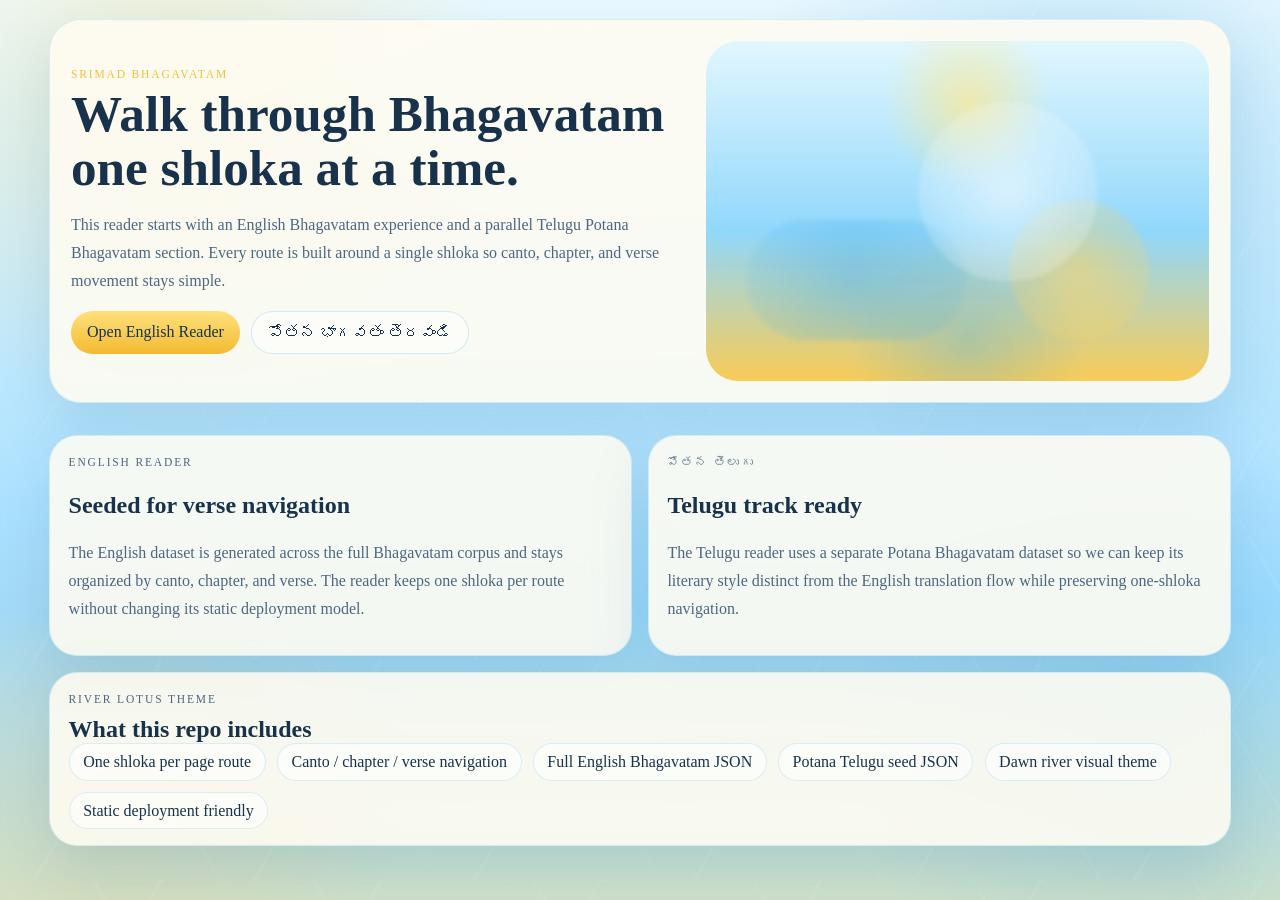
<file: index.html>
<!doctype html>
<html lang="en">
  <head>
    <meta charset="UTF-8" />
    <meta name="viewport" content="width=device-width, initial-scale=1.0" />
    <title>Bhagavatam</title>
    <link rel="stylesheet" href="styles.css" />
  </head>
  <body class="landing-body">
    <main class="landing-shell">
      <section class="landing-hero">
        <div class="landing-copy">
          <p class="eyebrow">Srimad Bhagavatam</p>
          <h1>Walk through Bhagavatam one shloka at a time.</h1>
          <p class="lead">
            This reader starts with an English Bhagavatam experience and a parallel Telugu Potana
            Bhagavatam section. Every route is built around a single shloka so canto, chapter, and
            verse movement stays simple.
          </p>
          <div class="landing-actions">
            <a class="primary-link" href="english.html">Open English Reader</a>
            <a class="secondary-link" href="telugu.html">పోతన భాగవతం తెరవండి</a>
          </div>
        </div>
        <div class="landing-art">
          <div class="art-orb">
            <span class="orb orb-a"></span>
            <span class="orb orb-b"></span>
            <span class="orb orb-c"></span>
          </div>
        </div>
      </section>

      <section class="summary-grid">
        <article class="landing-card">
          <p class="eyebrow">English Reader</p>
          <h2>Seeded for verse navigation</h2>
          <p>
            The English dataset is generated across the full Bhagavatam corpus and stays organized
            by canto, chapter, and verse. The reader keeps one shloka per route without changing
            its static deployment model.
          </p>
        </article>

        <article class="landing-card">
          <p class="eyebrow">పోతన తెలుగు</p>
          <h2>Telugu track ready</h2>
          <p>
            The Telugu reader uses a separate Potana Bhagavatam dataset so we can keep its literary
            style distinct from the English translation flow while preserving one-shloka navigation.
          </p>
        </article>
      </section>

      <section class="landing-card">
        <div class="section-head">
          <div>
            <p class="eyebrow">River Lotus Theme</p>
            <h2>What this repo includes</h2>
          </div>
        </div>
        <div class="preview-pills">
          <span>One shloka per page route</span>
          <span>Canto / chapter / verse navigation</span>
          <span>Full English Bhagavatam JSON</span>
          <span>Potana Telugu seed JSON</span>
          <span>Dawn river visual theme</span>
          <span>Static deployment friendly</span>
        </div>
      </section>
    </main>
  </body>
</html>
</file>
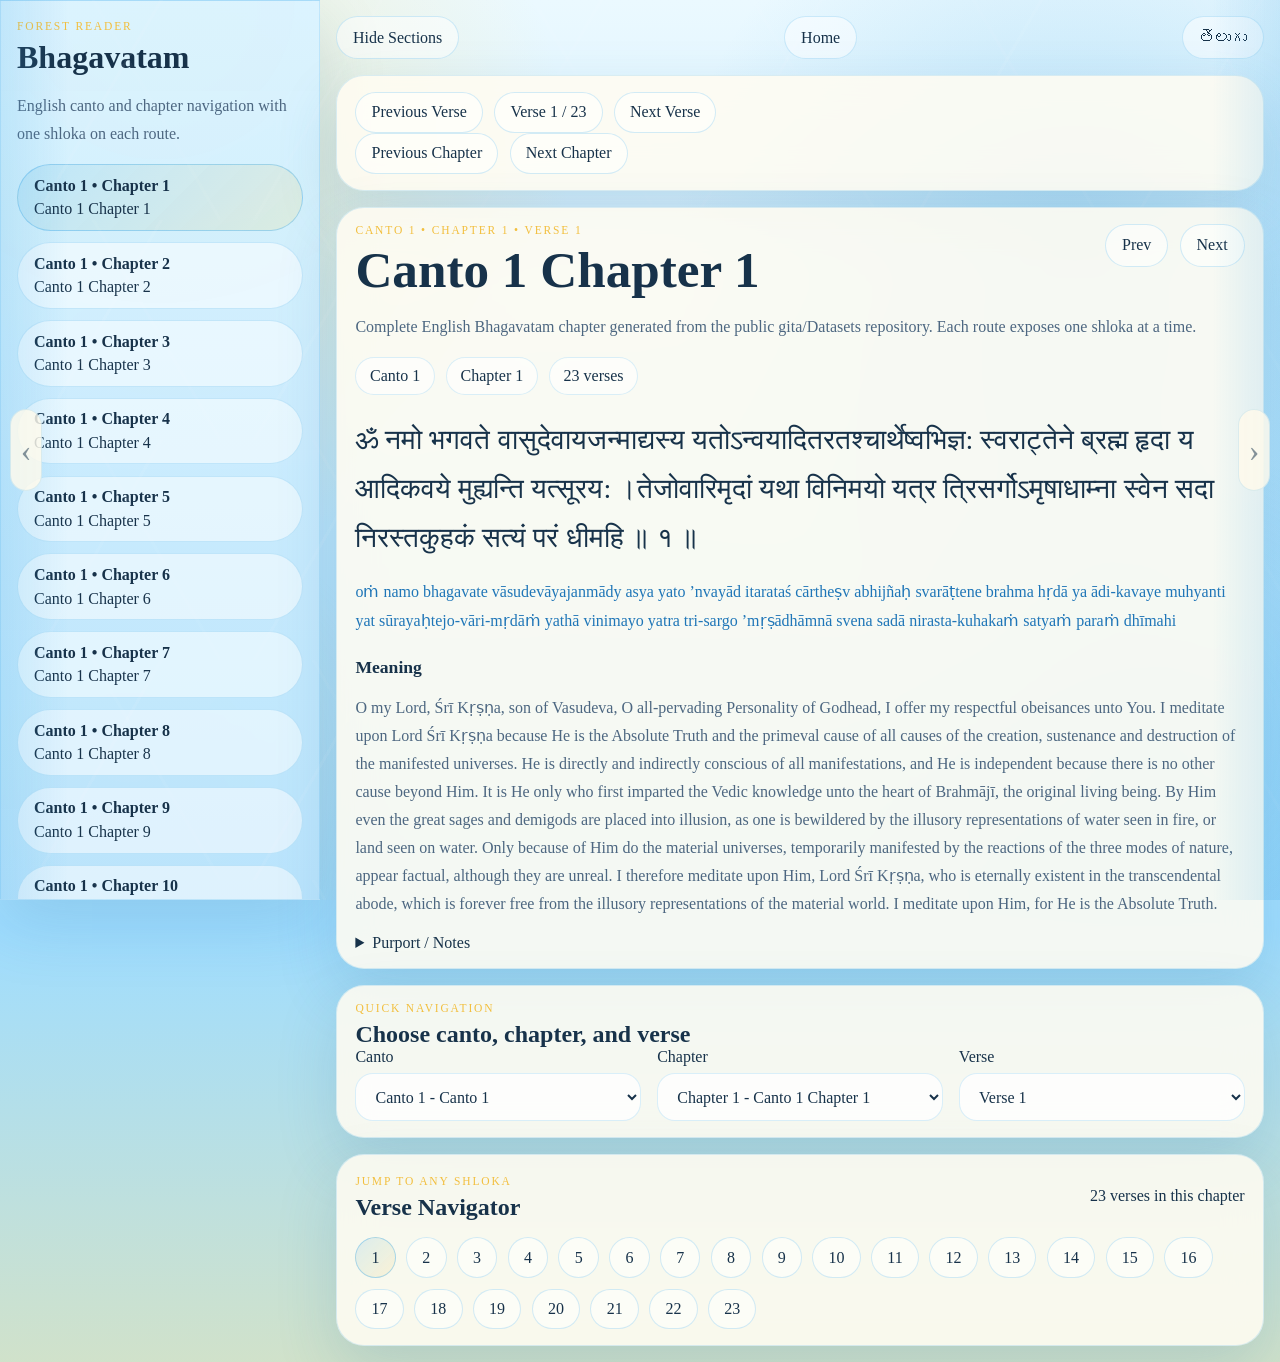
<file: english.html>
<!doctype html>
<html lang="en">
  <head>
    <meta charset="UTF-8" />
    <meta name="viewport" content="width=device-width, initial-scale=1.0" />
    <title>Bhagavatam Reader</title>
    <link rel="stylesheet" href="styles.css" />
  </head>
  <body class="reader-body" data-language="en">
    <div class="page-shell">
      <aside class="sidebar" id="sidebar"></aside>

      <main class="main-panel">
        <section class="top-strip">
          <button class="secondary-link button-link" id="sidebarToggle" type="button">Sections</button>
          <a class="secondary-link" href="index.html">Home</a>
          <a class="secondary-link" href="telugu.html">తెలుగు</a>
        </section>

        <section class="control-bar">
          <div class="verse-rail" id="verseNav"></div>
          <div class="chapter-rail" id="chapterNav"></div>
        </section>

        <article class="shloka-card">
          <div class="verse-header">
            <div>
              <p class="eyebrow" id="verseLocation">Verse</p>
              <h1 id="chapterTitle">Loading...</h1>
            </div>
            <div class="jump-actions">
              <button id="prevVerse" type="button">Prev</button>
              <button id="nextVerse" type="button">Next</button>
            </div>
          </div>

          <p class="chapter-summary" id="chapterSummary"></p>
          <div class="chapter-meta" id="chapterMeta"></div>

          <div class="shloka-text" id="verseText"></div>
          <div class="transliteration" id="transliteration"></div>

          <div class="meaning-block">
            <h2 id="meaningHeading">Meaning</h2>
            <p id="verseMeaning"></p>
          </div>

          <details class="word-meanings">
            <summary id="wordMeaningLabel">Purport / Notes</summary>
            <p id="wordMeanings"></p>
          </details>
        </article>

        <section class="dropdown-nav-card">
          <div class="section-head">
            <div>
              <p class="eyebrow" id="dropdownEyebrow">Quick Navigation</p>
              <h2 id="dropdownHeading">Choose canto, chapter, and verse</h2>
            </div>
          </div>
          <div class="dropdown-nav triple-nav">
            <label class="dropdown-field">
              <span id="cantoSelectLabel">Canto</span>
              <select id="cantoSelect"></select>
            </label>
            <label class="dropdown-field">
              <span id="chapterSelectLabel">Chapter</span>
              <select id="chapterSelect"></select>
            </label>
            <label class="dropdown-field">
              <span id="verseSelectLabel">Verse</span>
              <select id="verseSelect"></select>
            </label>
          </div>
        </section>

        <section class="jump-grid-wrap">
          <div class="section-head">
            <div>
              <p class="eyebrow" id="jumpEyebrow">Jump To Any Shloka</p>
              <h2 id="jumpHeading">Verse Navigator</h2>
            </div>
            <p id="jumpLabel"></p>
          </div>
          <div class="jump-grid" id="jumpGrid"></div>
        </section>
      </main>

      <button class="edge-pager edge-pager-left" id="edgePrev" type="button" aria-label="Previous shloka">
        <span>‹</span>
      </button>
      <button class="edge-pager edge-pager-right" id="edgeNext" type="button" aria-label="Next shloka">
        <span>›</span>
      </button>
    </div>

    <script src="app.js"></script>
  </body>
</html>
</file>
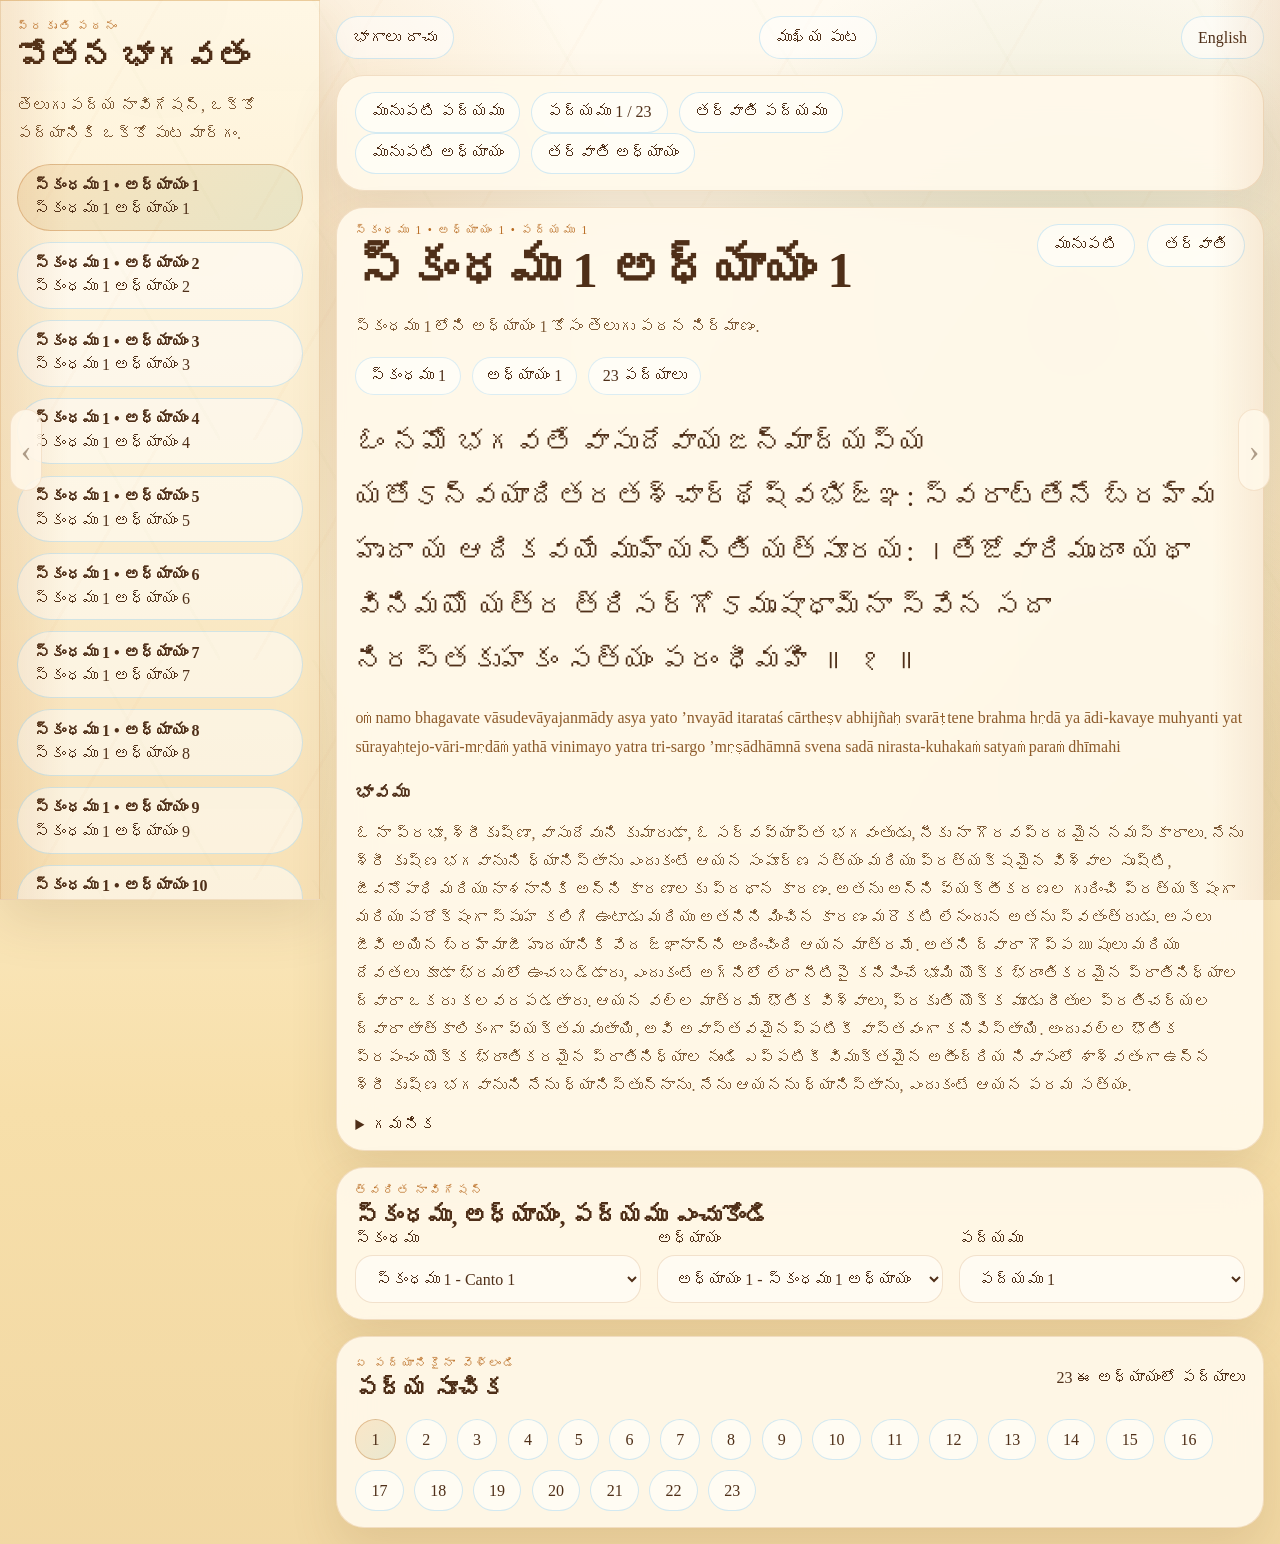
<file: telugu.html>
<!doctype html>
<html lang="te">
  <head>
    <meta charset="UTF-8" />
    <meta name="viewport" content="width=device-width, initial-scale=1.0" />
    <title>పోతన భాగవతం</title>
    <link rel="stylesheet" href="styles.css" />
  </head>
  <body class="reader-body" data-language="te">
    <div class="page-shell">
      <aside class="sidebar" id="sidebar"></aside>

      <main class="main-panel">
        <section class="top-strip">
          <button class="secondary-link button-link" id="sidebarToggle" type="button">భాగాలు</button>
          <a class="secondary-link" href="index.html">ముఖ్య పుట</a>
          <a class="secondary-link" href="english.html">English</a>
        </section>

        <section class="control-bar">
          <div class="verse-rail" id="verseNav"></div>
          <div class="chapter-rail" id="chapterNav"></div>
        </section>

        <article class="shloka-card">
          <div class="verse-header">
            <div>
              <p class="eyebrow" id="verseLocation">పద్యము</p>
              <h1 id="chapterTitle">లోడవుతోంది...</h1>
            </div>
            <div class="jump-actions">
              <button id="prevVerse" type="button">మునుపటి</button>
              <button id="nextVerse" type="button">తర్వాతి</button>
            </div>
          </div>

          <p class="chapter-summary" id="chapterSummary"></p>
          <div class="chapter-meta" id="chapterMeta"></div>

          <div class="shloka-text" id="verseText"></div>
          <div class="transliteration" id="transliteration"></div>

          <div class="meaning-block">
            <h2 id="meaningHeading">భావము</h2>
            <p id="verseMeaning"></p>
          </div>

          <details class="word-meanings">
            <summary id="wordMeaningLabel">గమనిక</summary>
            <p id="wordMeanings"></p>
          </details>
        </article>

        <section class="dropdown-nav-card">
          <div class="section-head">
            <div>
              <p class="eyebrow" id="dropdownEyebrow">త్వరిత నావిగేషన్</p>
              <h2 id="dropdownHeading">స్కంధము, అధ్యాయం, పద్యము ఎంచుకోండి</h2>
            </div>
          </div>
          <div class="dropdown-nav triple-nav">
            <label class="dropdown-field">
              <span id="cantoSelectLabel">స్కంధము</span>
              <select id="cantoSelect"></select>
            </label>
            <label class="dropdown-field">
              <span id="chapterSelectLabel">అధ్యాయం</span>
              <select id="chapterSelect"></select>
            </label>
            <label class="dropdown-field">
              <span id="verseSelectLabel">పద్యము</span>
              <select id="verseSelect"></select>
            </label>
          </div>
        </section>

        <section class="jump-grid-wrap">
          <div class="section-head">
            <div>
              <p class="eyebrow" id="jumpEyebrow">ఏ పద్యానికైనా వెళ్లండి</p>
              <h2 id="jumpHeading">పద్య సూచిక</h2>
            </div>
            <p id="jumpLabel"></p>
          </div>
          <div class="jump-grid" id="jumpGrid"></div>
        </section>
      </main>

      <button class="edge-pager edge-pager-left" id="edgePrev" type="button" aria-label="మునుపటి పద్యము">
        <span>‹</span>
      </button>
      <button class="edge-pager edge-pager-right" id="edgeNext" type="button" aria-label="తర్వాతి పద్యము">
        <span>›</span>
      </button>
    </div>

    <script src="app.js"></script>
  </body>
</html>
</file>
<file: styles.css>
:root {
  --bg: #dff4ff;
  --bg-alt: #9bd9ff;
  --surface: rgba(255, 252, 242, 0.88);
  --surface-soft: rgba(255, 221, 120, 0.14);
  --text: #17324a;
  --muted: #4d6781;
  --accent: #f2bf3f;
  --accent-strong: #ffdd74;
  --lotus: #ffb6c8;
  --river: #4aaee8;
  --stone: #9c7a42;
  --border: rgba(74, 174, 232, 0.2);
  --shadow: 0 24px 60px rgba(48, 114, 163, 0.18);
}

body[data-language="te"] {
  --bg: #fff6df;
  --bg-alt: #f4d27b;
  --surface: rgba(255, 249, 235, 0.92);
  --surface-soft: rgba(167, 119, 47, 0.1);
  --text: #4f2f18;
  --muted: #7d5a36;
  --accent: #b86a1f;
  --accent-strong: #df8f2c;
  --lotus: #c78259;
  --river: #7c9f65;
  --stone: #7b4a24;
  --border: rgba(184, 106, 31, 0.18);
  --shadow: 0 22px 48px rgba(122, 84, 39, 0.14);
}

* {
  box-sizing: border-box;
}

body {
  margin: 0;
  min-height: 100vh;
  color: var(--text);
  font-family: "Palatino Linotype", "Book Antiqua", Georgia, serif;
  background:
    radial-gradient(circle at 14% 12%, rgba(255, 221, 120, 0.34), transparent 24%),
    radial-gradient(circle at 84% 18%, rgba(74, 174, 232, 0.28), transparent 26%),
    linear-gradient(180deg, #ebf9ff 0%, #cdeeff 28%, #9fddff 68%, #ffe699 130%);
}

body[data-language="te"] {
  background:
    radial-gradient(circle at 16% 14%, rgba(223, 143, 44, 0.22), transparent 24%),
    radial-gradient(circle at 84% 20%, rgba(124, 159, 101, 0.18), transparent 24%),
    linear-gradient(180deg, #fffaf0 0%, #fff2d4 34%, #f7dfaa 72%, #eed39f 120%);
}

body::before,
body::after {
  content: "";
  position: fixed;
  inset: 0;
  pointer-events: none;
}

body::before {
  background:
    radial-gradient(circle at 10% 86%, rgba(255, 200, 116, 0.22), transparent 20%),
    radial-gradient(circle at 90% 82%, rgba(74, 174, 232, 0.16), transparent 22%);
}

body[data-language="te"]::before {
  background:
    radial-gradient(circle at 8% 84%, rgba(184, 106, 31, 0.14), transparent 18%),
    radial-gradient(circle at 90% 84%, rgba(124, 159, 101, 0.14), transparent 20%);
}

body::after {
  opacity: 0.3;
  background-image:
    linear-gradient(120deg, transparent 0 46%, rgba(255, 255, 255, 0.22) 46% 47%, transparent 47% 100%),
    linear-gradient(60deg, transparent 0 63%, rgba(255, 255, 255, 0.16) 63% 64%, transparent 64% 100%);
  background-size: 220px 220px;
}

body[data-language="te"]::after {
  opacity: 0.24;
  background-image:
    linear-gradient(120deg, transparent 0 46%, rgba(184, 106, 31, 0.08) 46% 47%, transparent 47% 100%),
    linear-gradient(60deg, transparent 0 63%, rgba(124, 159, 101, 0.08) 63% 64%, transparent 64% 100%);
}

a,
button,
select {
  font: inherit;
}

.landing-shell,
.main-panel {
  position: relative;
  z-index: 1;
}

.landing-shell {
  max-width: 1220px;
  margin: 0 auto;
  padding: 1.2rem;
}

.landing-hero,
.landing-card,
.control-bar,
.shloka-card,
.dropdown-nav-card,
.jump-grid-wrap,
.sidebar {
  border: 1px solid var(--border);
  background: var(--surface);
  backdrop-filter: blur(18px);
  box-shadow: var(--shadow);
}

.landing-hero {
  display: grid;
  grid-template-columns: minmax(0, 1.1fr) minmax(280px, 0.9fr);
  gap: 1.2rem;
  overflow: hidden;
  padding: 1.3rem;
  border-radius: 32px;
}

.landing-art,
.landing-copy {
  align-self: center;
}

.landing-hero h1,
.shloka-card h1 {
  margin: 0;
  line-height: 1.06;
  font-size: clamp(2rem, 4vw, 4rem);
}

.eyebrow {
  margin: 0 0 0.45rem;
  text-transform: uppercase;
  letter-spacing: 0.16em;
  font-size: 0.72rem;
  color: var(--accent);
}

.lead,
.chapter-summary,
.landing-card p,
.sidebar-subtitle,
.meaning-block p,
.word-meanings p {
  color: var(--muted);
  line-height: 1.75;
}

.landing-actions,
.top-strip,
.chapter-meta,
.preview-pills,
.verse-rail,
.chapter-rail,
.jump-actions {
  display: flex;
  flex-wrap: wrap;
  gap: 0.7rem;
}

.landing-actions,
.chapter-meta {
  margin-top: 1rem;
}

.primary-link,
.secondary-link,
.chapter-chip,
.rail-link,
.jump-link,
.chapter-button,
.jump-actions button {
  border-radius: 999px;
  text-decoration: none;
}

.primary-link,
.secondary-link,
.chapter-button,
.jump-actions button {
  padding: 0.72rem 1rem;
}

.primary-link {
  color: #143251;
  background: linear-gradient(180deg, #ffe17b, #f3ba31);
}

.secondary-link,
.chapter-button,
.jump-actions button,
.rail-link,
.jump-link,
.chapter-chip {
  color: var(--text);
  border: 1px solid rgba(74, 174, 232, 0.24);
  background: rgba(255, 255, 255, 0.52);
}

.button-link {
  cursor: pointer;
}

.summary-grid {
  display: grid;
  grid-template-columns: repeat(2, minmax(0, 1fr));
  gap: 1rem;
  margin-top: 1rem;
}

.landing-card,
.control-bar,
.shloka-card,
.dropdown-nav-card,
.jump-grid-wrap {
  margin-top: 1rem;
  padding: 1rem 1.15rem;
  border-radius: 28px;
}

.preview-pills span,
.chapter-meta span {
  padding: 0.55rem 0.85rem;
  border-radius: 999px;
  border: 1px solid rgba(74, 174, 232, 0.2);
  background: rgba(255, 255, 255, 0.56);
}

.page-shell {
  display: grid;
  grid-template-columns: 320px minmax(0, 1fr);
  min-height: 100vh;
  position: relative;
}

.page-shell.sidebar-collapsed {
  grid-template-columns: 0 minmax(0, 1fr);
}

.sidebar {
  position: sticky;
  top: 0;
  height: 100vh;
  overflow: auto;
  padding: 1.2rem 1rem 2rem;
  background:
    linear-gradient(180deg, rgba(218, 243, 255, 0.96), rgba(186, 228, 252, 0.94)),
    radial-gradient(circle at top, rgba(255, 221, 120, 0.24), transparent 40%);
}

body[data-language="te"] .sidebar {
  background:
    linear-gradient(180deg, rgba(255, 247, 228, 0.98), rgba(247, 225, 182, 0.96)),
    radial-gradient(circle at top, rgba(184, 106, 31, 0.12), transparent 42%);
}

.page-shell.sidebar-collapsed .sidebar {
  opacity: 0;
  pointer-events: none;
  overflow: hidden;
  padding: 0;
  border: 0;
}

.sidebar-title {
  margin: 0;
  font-size: 2rem;
}

.chapter-list {
  display: grid;
  gap: 0.7rem;
  margin-top: 1rem;
}

.chapter-button {
  text-align: left;
  display: grid;
  gap: 0.35rem;
}

.chapter-button.active,
.jump-link.active,
.rail-link:hover,
.chapter-button:hover,
.secondary-link:hover,
.jump-actions button:hover {
  background: linear-gradient(135deg, rgba(74, 174, 232, 0.16), rgba(255, 221, 120, 0.2));
  border-color: rgba(74, 174, 232, 0.42);
}

body[data-language="te"] .chapter-button.active,
body[data-language="te"] .jump-link.active,
body[data-language="te"] .rail-link:hover,
body[data-language="te"] .chapter-button:hover,
body[data-language="te"] .secondary-link:hover,
body[data-language="te"] .jump-actions button:hover {
  background: linear-gradient(135deg, rgba(223, 143, 44, 0.16), rgba(124, 159, 101, 0.16));
  border-color: rgba(184, 106, 31, 0.34);
}

.main-panel {
  padding: 1rem;
}

.top-strip {
  justify-content: space-between;
}

.edge-pager {
  position: fixed;
  top: 0;
  bottom: 0;
  z-index: 20;
  display: flex;
  align-items: center;
  width: 68px;
  padding: 0;
  border: 0;
  background: linear-gradient(90deg, rgba(74, 174, 232, 0.18), transparent);
  color: rgba(23, 50, 74, 0.52);
  cursor: pointer;
}

body[data-language="te"] .edge-pager {
  background: linear-gradient(90deg, rgba(184, 106, 31, 0.12), transparent);
  color: rgba(79, 47, 24, 0.46);
}

.edge-pager span {
  display: inline-flex;
  align-items: center;
  justify-content: center;
  width: 32px;
  height: 82px;
  border-radius: 999px;
  background: rgba(255, 251, 236, 0.82);
  border: 1px solid rgba(74, 174, 232, 0.18);
  font-size: 2rem;
  transition: transform 140ms ease, color 140ms ease, background 140ms ease;
}

body[data-language="te"] .edge-pager span {
  background: rgba(255, 248, 233, 0.88);
  border: 1px solid rgba(184, 106, 31, 0.14);
}

.edge-pager:hover span {
  transform: scale(1.04);
  color: #1460a2;
  background: rgba(255, 231, 135, 0.92);
}

body[data-language="te"] .edge-pager:hover span {
  color: #a25b17;
  background: rgba(252, 217, 143, 0.96);
}

.edge-pager-left {
  left: 0;
  justify-content: flex-start;
  padding-left: 10px;
}

.edge-pager-right {
  right: 0;
  justify-content: flex-end;
  padding-right: 10px;
  background: linear-gradient(270deg, rgba(74, 174, 232, 0.18), transparent);
}

body[data-language="te"] .edge-pager-right {
  background: linear-gradient(270deg, rgba(184, 106, 31, 0.12), transparent);
}

.verse-header {
  display: flex;
  justify-content: space-between;
  gap: 1rem;
  align-items: flex-start;
}

.shloka-text {
  margin-top: 1.25rem;
  white-space: pre-line;
  font-size: clamp(1.45rem, 2.2vw, 2rem);
  line-height: 1.75;
}

body[data-language="te"] .shloka-text {
  font-size: clamp(1.5rem, 2.25vw, 2.05rem);
  line-height: 1.9;
}

.transliteration {
  margin-top: 1rem;
  color: #1f76b8;
  line-height: 1.8;
  white-space: pre-line;
}

body[data-language="te"] .transliteration {
  color: #8c5a2a;
}

.meaning-block {
  margin-top: 1.3rem;
}

.meaning-block h2 {
  margin: 0 0 0.4rem;
  font-size: 1.1rem;
}

.word-meanings {
  margin-top: 1rem;
}

.dropdown-nav {
  display: grid;
  gap: 1rem;
}

.triple-nav {
  grid-template-columns: repeat(3, minmax(0, 1fr));
}

.dropdown-field {
  display: grid;
  gap: 0.45rem;
}

select {
  width: 100%;
  padding: 0.85rem 0.95rem;
  color: var(--text);
  background: rgba(255, 255, 255, 0.76);
  border: 1px solid var(--border);
  border-radius: 18px;
}

body[data-language="te"] select {
  background: rgba(255, 252, 243, 0.92);
}

.section-head {
  display: flex;
  justify-content: space-between;
  gap: 1rem;
  align-items: end;
}

.section-head h2 {
  margin: 0;
}

.jump-grid {
  margin-top: 1rem;
  display: flex;
  flex-wrap: wrap;
  gap: 0.65rem;
}

.jump-link,
.rail-link,
.chapter-chip {
  padding: 0.65rem 0.95rem;
}

.art-orb {
  position: relative;
  min-height: 340px;
  border-radius: 32px;
  overflow: hidden;
  background:
    radial-gradient(circle at 52% 18%, rgba(255, 232, 137, 0.68), transparent 22%),
    radial-gradient(circle at 52% 88%, rgba(74, 174, 232, 0.32), transparent 30%),
    linear-gradient(180deg, rgba(225, 247, 255, 0.98), rgba(143, 215, 252, 0.98) 56%, rgba(248, 201, 77, 0.94));
}

.orb {
  position: absolute;
  border-radius: 999px;
  filter: blur(2px);
}

.orb-a {
  inset: auto auto 12% 8%;
  width: 220px;
  height: 120px;
  background: radial-gradient(circle, rgba(74, 174, 232, 0.4), rgba(74, 174, 232, 0.06));
}

.orb-b {
  inset: auto 12% 12% auto;
  width: 140px;
  height: 140px;
  background: radial-gradient(circle, rgba(255, 211, 97, 0.54), rgba(255, 211, 97, 0.06));
}

.orb-c {
  inset: 18% 22% auto auto;
  width: 180px;
  height: 180px;
  background: radial-gradient(circle, rgba(255, 255, 255, 0.58), rgba(255, 255, 255, 0.04));
}

@media (max-width: 1080px) {
  .page-shell,
  .page-shell.sidebar-collapsed {
    grid-template-columns: minmax(0, 1fr);
  }

  .sidebar {
    position: relative;
    height: auto;
  }

  .page-shell.sidebar-collapsed .sidebar {
    display: none;
  }
}

@media (max-width: 820px) {
  .landing-hero,
  .summary-grid,
  .triple-nav {
    grid-template-columns: minmax(0, 1fr);
  }

  .verse-header,
  .section-head {
    display: block;
  }

  .jump-actions {
    margin-top: 0.8rem;
  }

  .edge-pager {
    width: 56px;
  }

  .edge-pager span {
    width: 28px;
    height: 72px;
    font-size: 1.8rem;
  }

  .edge-pager-left {
    padding-left: 8px;
  }

  .edge-pager-right {
    padding-right: 8px;
  }
}
</file>
